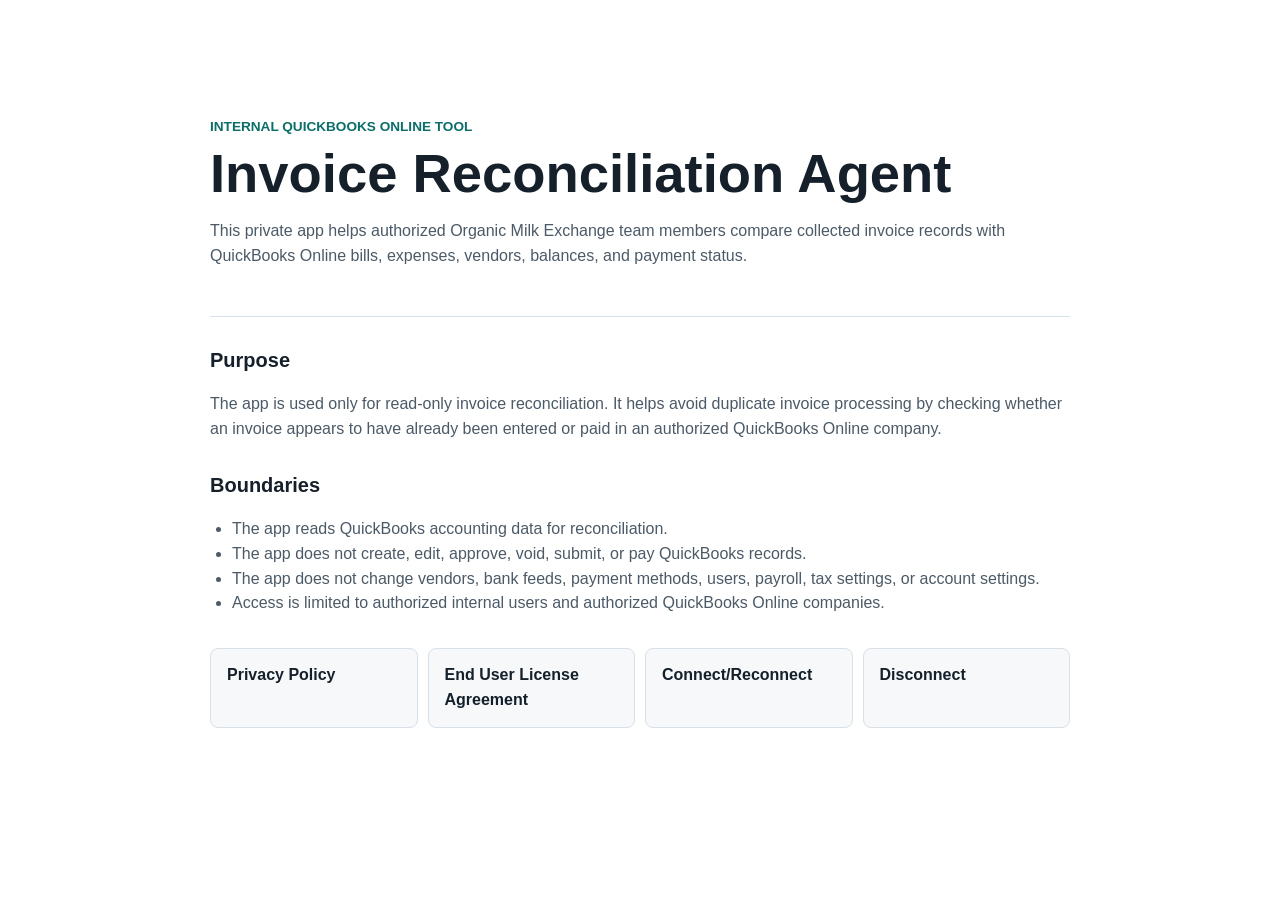
<file: index.html>
<!doctype html>
<html lang="en">
<head>
  <meta charset="utf-8">
  <meta name="viewport" content="width=device-width, initial-scale=1">
  <title>Invoice Reconciliation Agent</title>
  <link rel="stylesheet" href="./styles.css">
</head>
<body>
  <main class="page">
    <section class="hero">
      <p class="eyebrow">Internal QuickBooks Online tool</p>
      <h1>Invoice Reconciliation Agent</h1>
      <p>
        This private app helps authorized Organic Milk Exchange team members compare collected invoice records
        with QuickBooks Online bills, expenses, vendors, balances, and payment status.
      </p>
    </section>

    <section>
      <h2>Purpose</h2>
      <p>
        The app is used only for read-only invoice reconciliation. It helps avoid duplicate invoice processing
        by checking whether an invoice appears to have already been entered or paid in an authorized
        QuickBooks Online company.
      </p>
    </section>

    <section>
      <h2>Boundaries</h2>
      <ul>
        <li>The app reads QuickBooks accounting data for reconciliation.</li>
        <li>The app does not create, edit, approve, void, submit, or pay QuickBooks records.</li>
        <li>The app does not change vendors, bank feeds, payment methods, users, payroll, tax settings, or account settings.</li>
        <li>Access is limited to authorized internal users and authorized QuickBooks Online companies.</li>
      </ul>
    </section>

    <nav class="links" aria-label="Policy links">
      <a href="./privacy.html">Privacy Policy</a>
      <a href="./eula.html">End User License Agreement</a>
      <a href="./connect.html">Connect/Reconnect</a>
      <a href="./disconnect.html">Disconnect</a>
    </nav>
  </main>
</body>
</html>
</file>
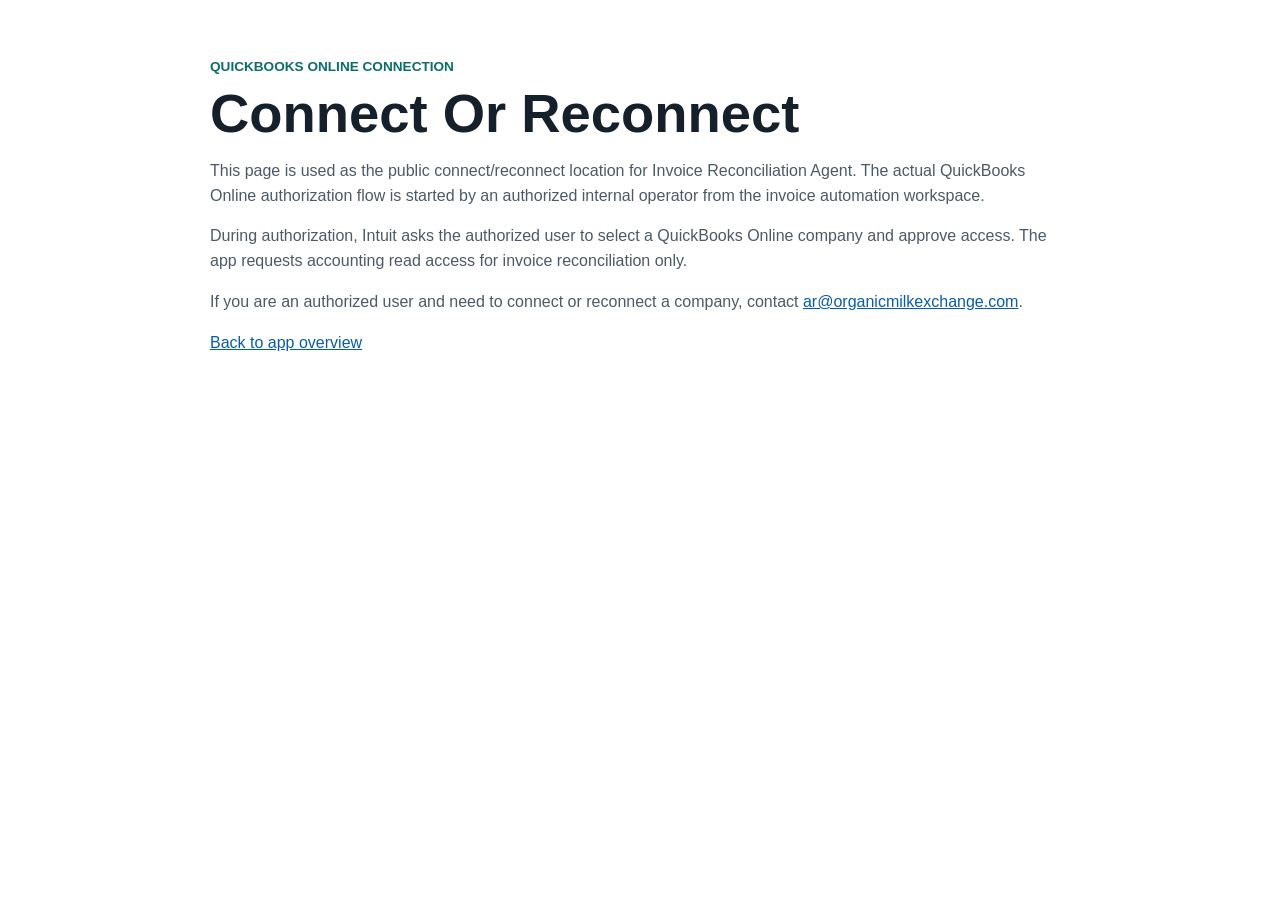
<file: connect.html>
<!doctype html>
<html lang="en">
<head>
  <meta charset="utf-8">
  <meta name="viewport" content="width=device-width, initial-scale=1">
  <title>Connect - Invoice Reconciliation Agent</title>
  <link rel="stylesheet" href="./styles.css">
</head>
<body>
  <main class="page">
    <p class="eyebrow">QuickBooks Online connection</p>
    <h1>Connect Or Reconnect</h1>
    <p>
      This page is used as the public connect/reconnect location for Invoice Reconciliation Agent. The actual
      QuickBooks Online authorization flow is started by an authorized internal operator from the invoice automation
      workspace.
    </p>
    <p>
      During authorization, Intuit asks the authorized user to select a QuickBooks Online company and approve access.
      The app requests accounting read access for invoice reconciliation only.
    </p>
    <p>
      If you are an authorized user and need to connect or reconnect a company, contact
      <a href="mailto:ar@organicmilkexchange.com">ar@organicmilkexchange.com</a>.
    </p>
    <p><a href="./index.html">Back to app overview</a></p>
  </main>
</body>
</html>
</file>
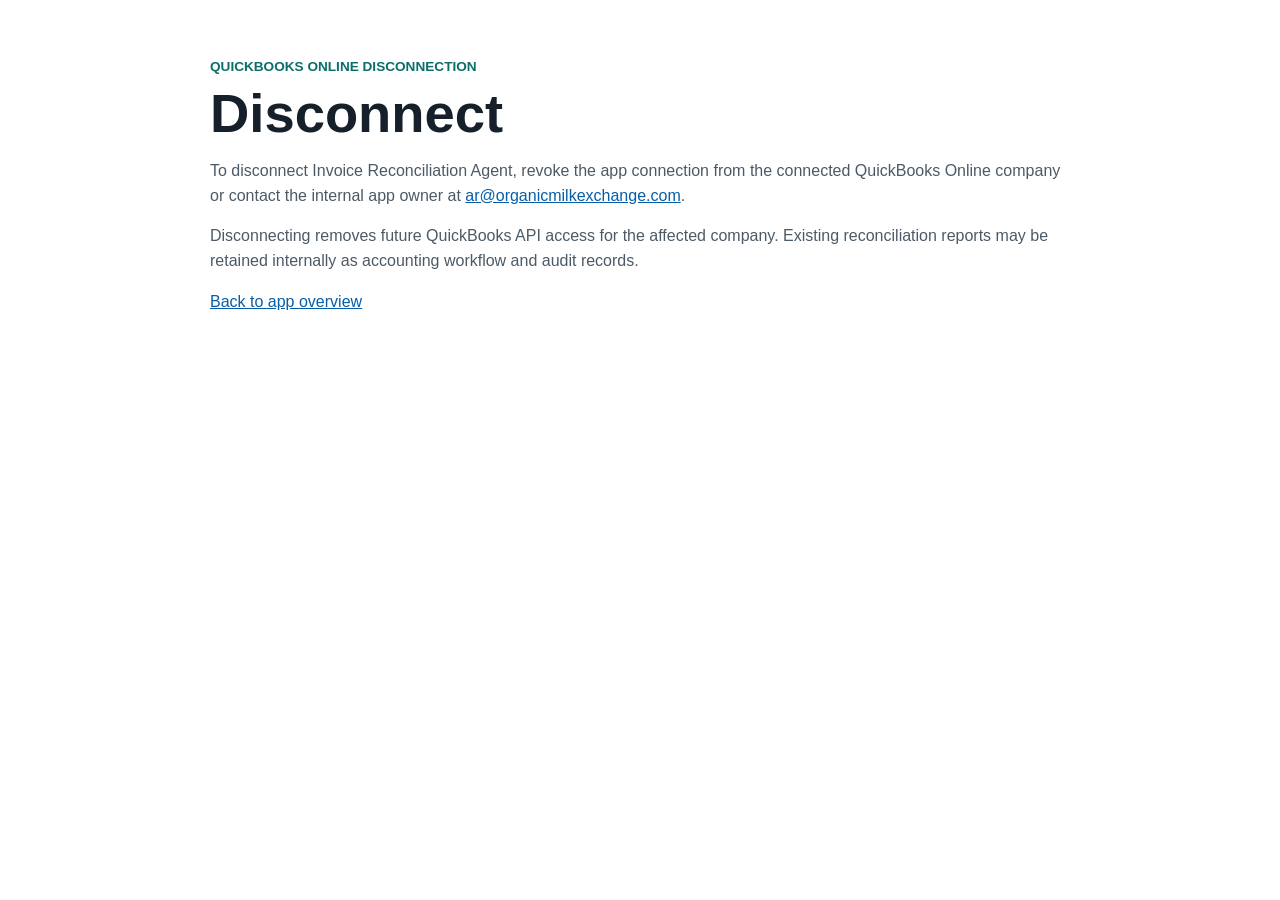
<file: disconnect.html>
<!doctype html>
<html lang="en">
<head>
  <meta charset="utf-8">
  <meta name="viewport" content="width=device-width, initial-scale=1">
  <title>Disconnect - Invoice Reconciliation Agent</title>
  <link rel="stylesheet" href="./styles.css">
</head>
<body>
  <main class="page">
    <p class="eyebrow">QuickBooks Online disconnection</p>
    <h1>Disconnect</h1>
    <p>
      To disconnect Invoice Reconciliation Agent, revoke the app connection from the connected QuickBooks Online
      company or contact the internal app owner at
      <a href="mailto:ar@organicmilkexchange.com">ar@organicmilkexchange.com</a>.
    </p>
    <p>
      Disconnecting removes future QuickBooks API access for the affected company. Existing reconciliation reports
      may be retained internally as accounting workflow and audit records.
    </p>
    <p><a href="./index.html">Back to app overview</a></p>
  </main>
</body>
</html>
</file>
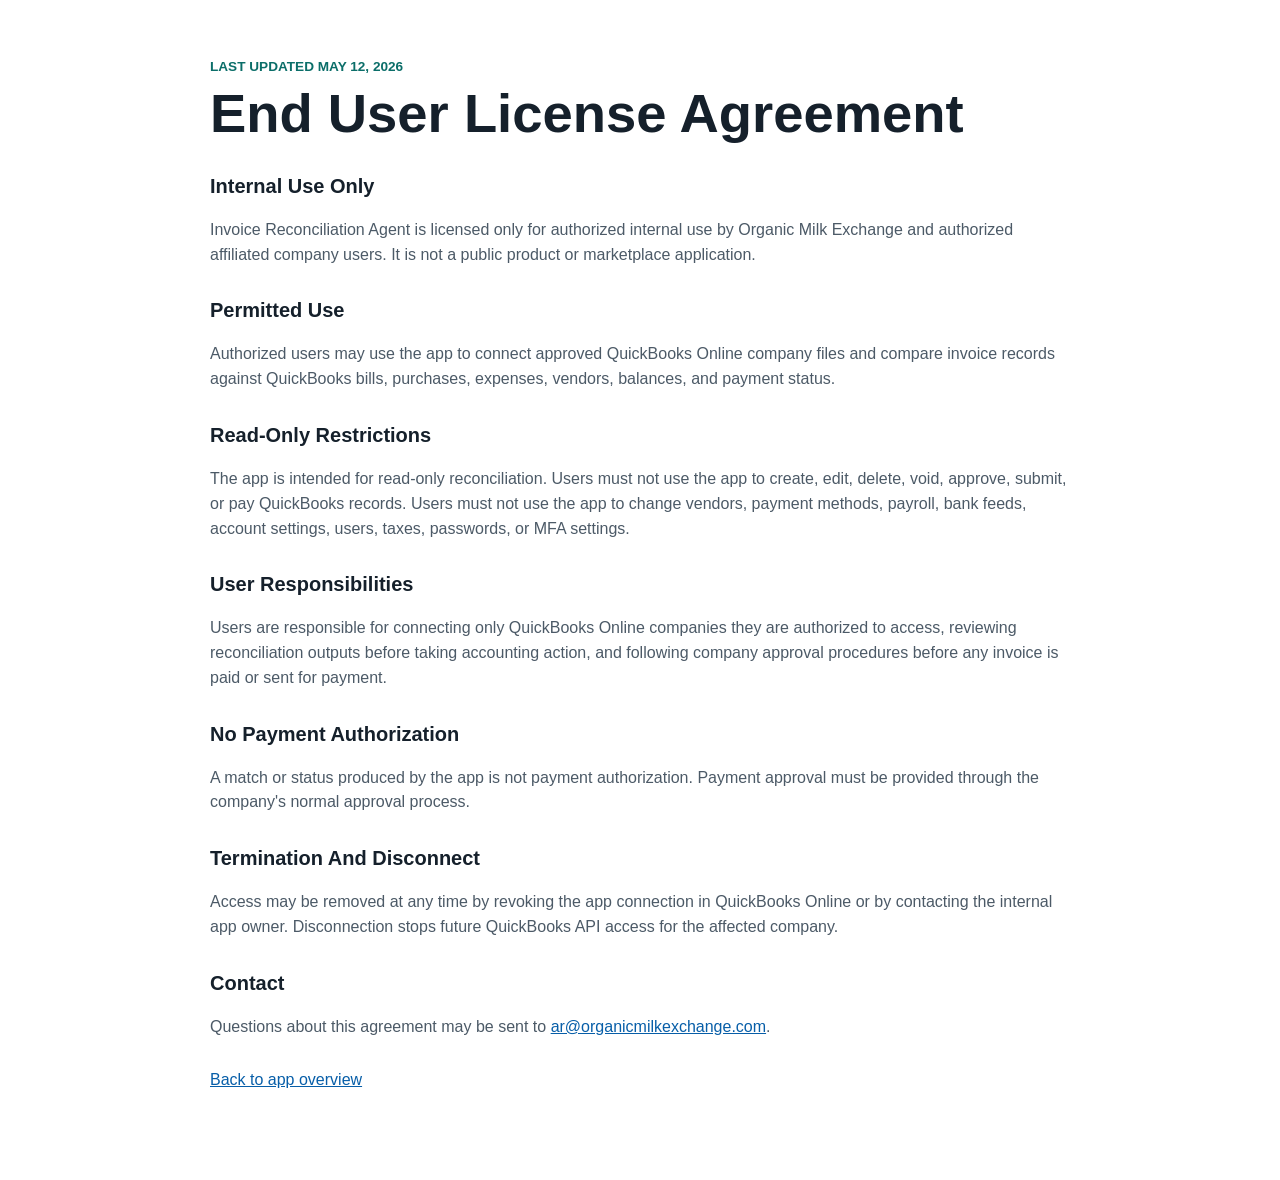
<file: eula.html>
<!doctype html>
<html lang="en">
<head>
  <meta charset="utf-8">
  <meta name="viewport" content="width=device-width, initial-scale=1">
  <title>EULA - Invoice Reconciliation Agent</title>
  <link rel="stylesheet" href="./styles.css">
</head>
<body>
  <main class="page">
    <p class="eyebrow">Last updated May 12, 2026</p>
    <h1>End User License Agreement</h1>

    <section>
      <h2>Internal Use Only</h2>
      <p>
        Invoice Reconciliation Agent is licensed only for authorized internal use by Organic Milk Exchange and
        authorized affiliated company users. It is not a public product or marketplace application.
      </p>
    </section>

    <section>
      <h2>Permitted Use</h2>
      <p>
        Authorized users may use the app to connect approved QuickBooks Online company files and compare invoice
        records against QuickBooks bills, purchases, expenses, vendors, balances, and payment status.
      </p>
    </section>

    <section>
      <h2>Read-Only Restrictions</h2>
      <p>
        The app is intended for read-only reconciliation. Users must not use the app to create, edit, delete, void,
        approve, submit, or pay QuickBooks records. Users must not use the app to change vendors, payment methods,
        payroll, bank feeds, account settings, users, taxes, passwords, or MFA settings.
      </p>
    </section>

    <section>
      <h2>User Responsibilities</h2>
      <p>
        Users are responsible for connecting only QuickBooks Online companies they are authorized to access, reviewing
        reconciliation outputs before taking accounting action, and following company approval procedures before any
        invoice is paid or sent for payment.
      </p>
    </section>

    <section>
      <h2>No Payment Authorization</h2>
      <p>
        A match or status produced by the app is not payment authorization. Payment approval must be provided through
        the company's normal approval process.
      </p>
    </section>

    <section>
      <h2>Termination And Disconnect</h2>
      <p>
        Access may be removed at any time by revoking the app connection in QuickBooks Online or by contacting the
        internal app owner. Disconnection stops future QuickBooks API access for the affected company.
      </p>
    </section>

    <section>
      <h2>Contact</h2>
      <p>
        Questions about this agreement may be sent to <a href="mailto:ar@organicmilkexchange.com">ar@organicmilkexchange.com</a>.
      </p>
    </section>

    <p><a href="./index.html">Back to app overview</a></p>
  </main>
</body>
</html>
</file>
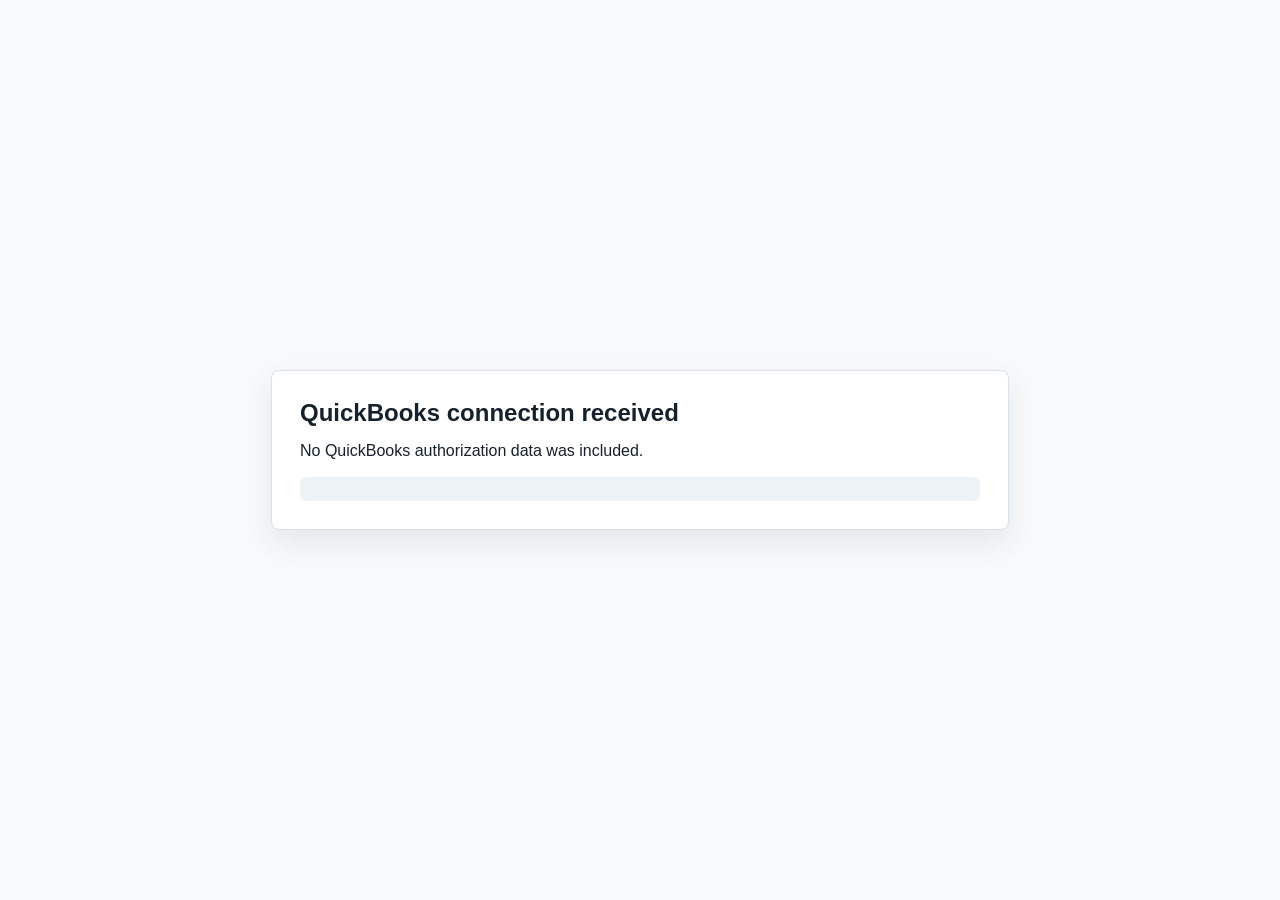
<file: oauth-callback.html>
<!doctype html>
<html lang="en">
<head>
  <meta charset="utf-8">
  <meta name="viewport" content="width=device-width, initial-scale=1">
  <meta name="referrer" content="no-referrer">
  <title>QuickBooks Connection</title>
  <style>
    :root {
      color-scheme: light;
      font-family: Inter, -apple-system, BlinkMacSystemFont, "Segoe UI", sans-serif;
      color: #17212b;
      background: #f7f9fb;
    }

    body {
      margin: 0;
      min-height: 100vh;
      display: grid;
      place-items: center;
    }

    main {
      width: min(680px, calc(100vw - 40px));
      background: #ffffff;
      border: 1px solid #d8e0e7;
      border-radius: 8px;
      padding: 28px;
      box-shadow: 0 12px 30px rgba(19, 37, 53, 0.08);
    }

    h1 {
      margin: 0 0 12px;
      font-size: 24px;
      line-height: 1.2;
    }

    p {
      margin: 0 0 14px;
      line-height: 1.5;
    }

    code {
      display: block;
      overflow-wrap: anywhere;
      padding: 12px;
      border-radius: 6px;
      background: #eef3f7;
      color: #0d334c;
      font-size: 13px;
    }
  </style>
</head>
<body>
  <main>
    <h1>QuickBooks connection received</h1>
    <p id="status">Forwarding this approval to the local invoice connector.</p>
    <p id="manual-help" hidden>If forwarding does not complete, return to Codex and use this local callback URL.</p>
    <code id="manual-url" hidden></code>
  </main>

  <script>
    (function () {
      var status = document.getElementById("status");
      var manualHelp = document.getElementById("manual-help");
      var manualUrl = document.getElementById("manual-url");
      var params = window.location.search || "";

      if (!params) {
        status.textContent = "No QuickBooks authorization data was included.";
        return;
      }

      var target = "http://127.0.0.1:8750/callback" + params;
      manualUrl.textContent = target;

      window.location.replace(target);

      window.setTimeout(function () {
        status.textContent = "The local connector did not open automatically.";
        manualHelp.hidden = false;
        manualUrl.hidden = false;
      }, 2500);
    }());
  </script>
</body>
</html>
</file>
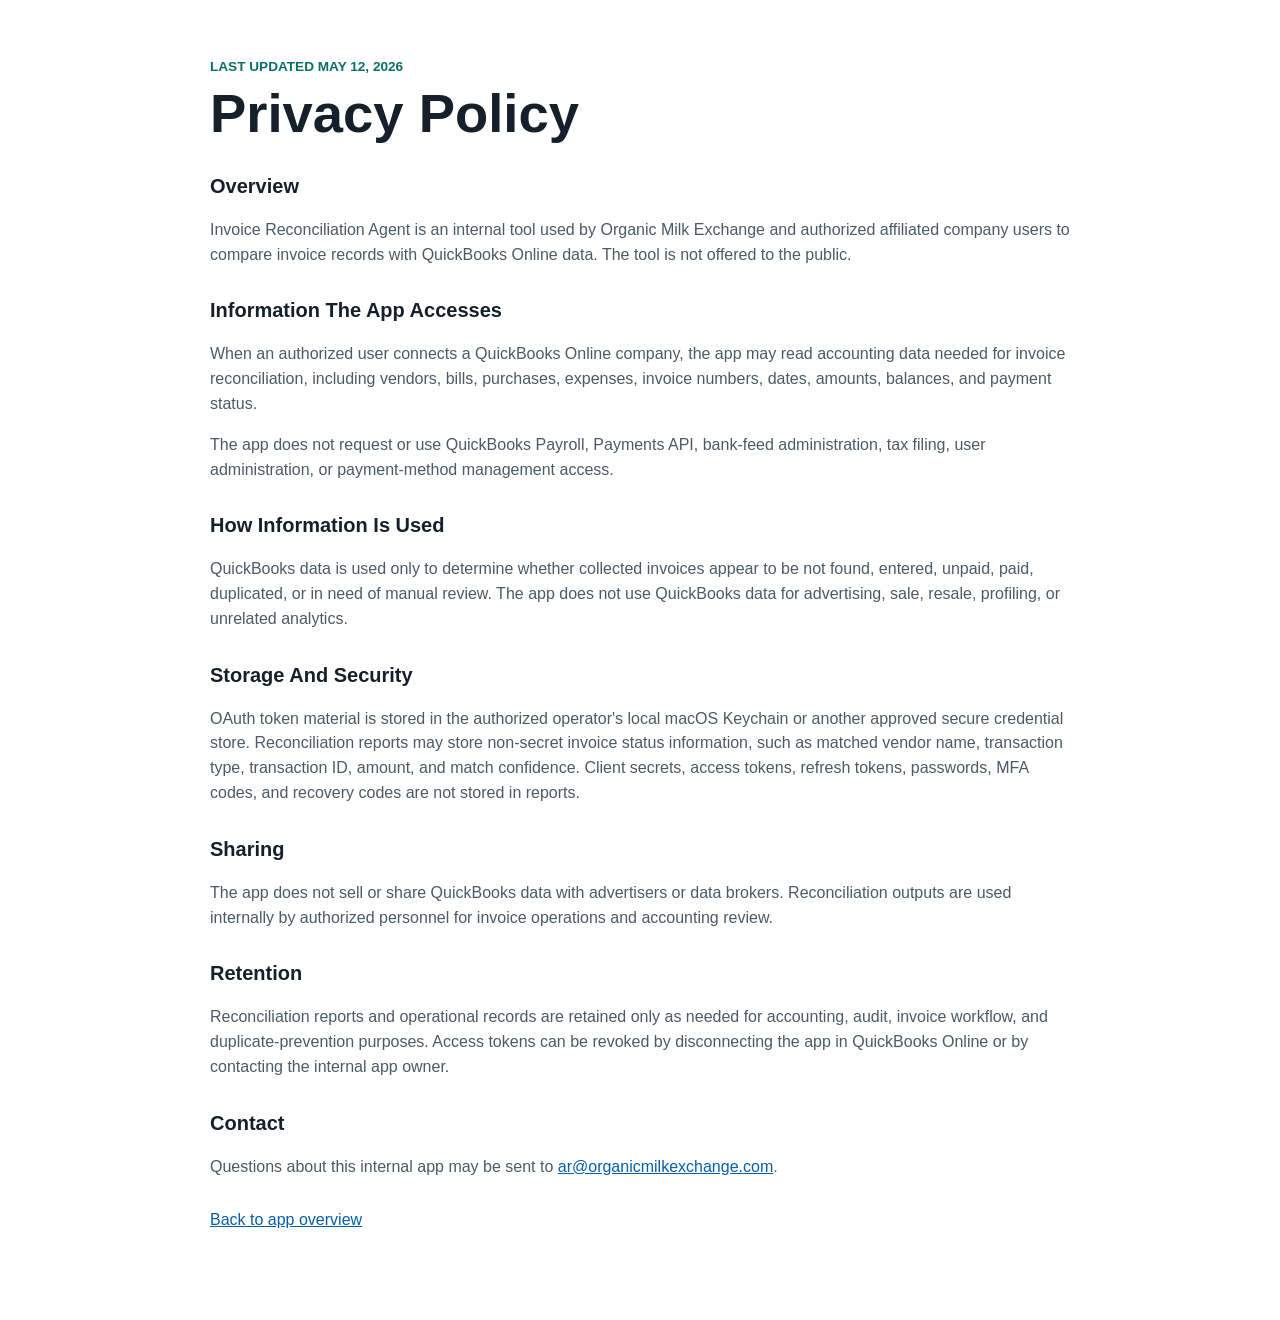
<file: privacy.html>
<!doctype html>
<html lang="en">
<head>
  <meta charset="utf-8">
  <meta name="viewport" content="width=device-width, initial-scale=1">
  <title>Privacy Policy - Invoice Reconciliation Agent</title>
  <link rel="stylesheet" href="./styles.css">
</head>
<body>
  <main class="page">
    <p class="eyebrow">Last updated May 12, 2026</p>
    <h1>Privacy Policy</h1>

    <section>
      <h2>Overview</h2>
      <p>
        Invoice Reconciliation Agent is an internal tool used by Organic Milk Exchange and authorized affiliated
        company users to compare invoice records with QuickBooks Online data. The tool is not offered to the public.
      </p>
    </section>

    <section>
      <h2>Information The App Accesses</h2>
      <p>
        When an authorized user connects a QuickBooks Online company, the app may read accounting data needed for
        invoice reconciliation, including vendors, bills, purchases, expenses, invoice numbers, dates, amounts,
        balances, and payment status.
      </p>
      <p>
        The app does not request or use QuickBooks Payroll, Payments API, bank-feed administration, tax filing,
        user administration, or payment-method management access.
      </p>
    </section>

    <section>
      <h2>How Information Is Used</h2>
      <p>
        QuickBooks data is used only to determine whether collected invoices appear to be not found, entered,
        unpaid, paid, duplicated, or in need of manual review. The app does not use QuickBooks data for advertising,
        sale, resale, profiling, or unrelated analytics.
      </p>
    </section>

    <section>
      <h2>Storage And Security</h2>
      <p>
        OAuth token material is stored in the authorized operator's local macOS Keychain or another approved secure
        credential store. Reconciliation reports may store non-secret invoice status information, such as matched
        vendor name, transaction type, transaction ID, amount, and match confidence. Client secrets, access tokens,
        refresh tokens, passwords, MFA codes, and recovery codes are not stored in reports.
      </p>
    </section>

    <section>
      <h2>Sharing</h2>
      <p>
        The app does not sell or share QuickBooks data with advertisers or data brokers. Reconciliation outputs are
        used internally by authorized personnel for invoice operations and accounting review.
      </p>
    </section>

    <section>
      <h2>Retention</h2>
      <p>
        Reconciliation reports and operational records are retained only as needed for accounting, audit, invoice
        workflow, and duplicate-prevention purposes. Access tokens can be revoked by disconnecting the app in
        QuickBooks Online or by contacting the internal app owner.
      </p>
    </section>

    <section>
      <h2>Contact</h2>
      <p>
        Questions about this internal app may be sent to <a href="mailto:ar@organicmilkexchange.com">ar@organicmilkexchange.com</a>.
      </p>
    </section>

    <p><a href="./index.html">Back to app overview</a></p>
  </main>
</body>
</html>
</file>
<file: styles.css>
:root {
  color-scheme: light;
  --ink: #15202b;
  --muted: #4c5a67;
  --line: #d8e0e8;
  --panel: #f6f8fa;
  --brand: #0b6e69;
  --link: #075ea8;
}

* {
  box-sizing: border-box;
}

body {
  margin: 0;
  background: #ffffff;
  color: var(--ink);
  font-family: -apple-system, BlinkMacSystemFont, "Segoe UI", sans-serif;
  line-height: 1.55;
}

.page {
  width: min(860px, calc(100vw - 32px));
  margin: 0 auto;
  padding: 56px 0 72px;
}

.hero {
  padding: 32px 0;
  border-bottom: 1px solid var(--line);
}

.eyebrow {
  margin: 0 0 8px;
  color: var(--brand);
  font-size: 0.85rem;
  font-weight: 700;
  letter-spacing: 0;
  text-transform: uppercase;
}

h1 {
  margin: 0 0 16px;
  font-size: clamp(2rem, 5vw, 3.4rem);
  line-height: 1.06;
  letter-spacing: 0;
}

h2 {
  margin: 0 0 10px;
  font-size: 1.25rem;
  letter-spacing: 0;
}

section {
  margin: 28px 0;
}

p,
li {
  color: var(--muted);
  font-size: 1rem;
}

ul {
  padding-left: 22px;
}

a {
  color: var(--link);
}

.links {
  display: grid;
  grid-template-columns: repeat(auto-fit, minmax(180px, 1fr));
  gap: 10px;
  margin-top: 32px;
}

.links a {
  display: block;
  padding: 14px 16px;
  border: 1px solid var(--line);
  border-radius: 8px;
  background: var(--panel);
  color: var(--ink);
  font-weight: 650;
  text-decoration: none;
}
</file>
